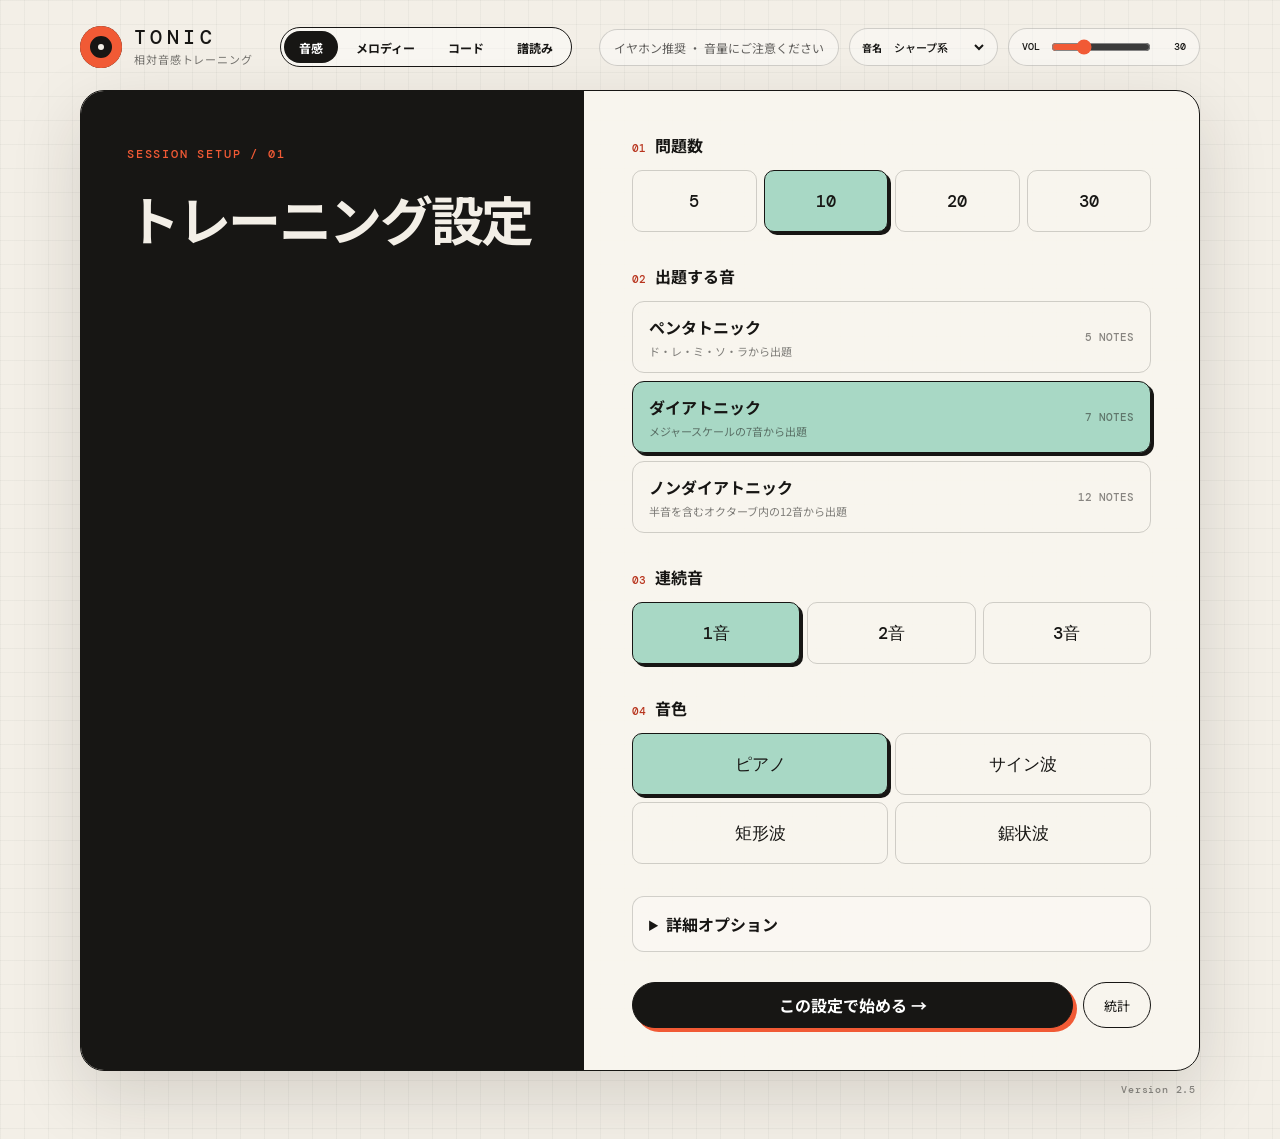
<file: index.html>
<!doctype html>
<html lang="ja">
<head>
  <meta charset="UTF-8" />
  <meta name="viewport" content="width=device-width, initial-scale=1.0" />
  <meta name="theme-color" content="#11100f" />
  <title>TONIC — 相対音感トレーニング</title>
  <link rel="stylesheet" href="styles.css?v=20261029-1">
</head>
<body>
  <div class="shell">
    <header>
      <div class="brand">
        <span class="brand-mark" aria-hidden="true"></span>
        <div>
          <p class="brand-name">TONIC</p>
          <p class="brand-sub">相対音感トレーニング</p>
        </div>
      </div>
      <nav class="training-menu" aria-label="トレーニングメニュー">
        <button class="training-menu-button is-active" type="button" data-training-view="ear" aria-current="page">音感</button>
        <button class="training-menu-button" type="button" data-training-view="melody">メロディー</button>
        <button class="training-menu-button" type="button" data-training-view="chord">コード</button>
        <a class="training-menu-button training-menu-link" href="ScoreReadTraining/">譜読み</a>
      </nav>
      <div class="header-actions">
        <div class="header-help">イヤホン推奨 ・ 音量にご注意ください</div>
        <label class="notation-control" for="notationSelect">
          <span>音名</span>
          <select id="notationSelect" aria-label="音階の表記">
            <option value="sharp">シャープ系</option>
            <option value="flat">フラット系</option>
            <option value="chromaticSharp">クロマチック♯</option>
            <option value="chromaticFlat">クロマチック♭</option>
            <option value="noro">のろ用</option>
          </select>
        </label>
        <label class="volume-control" for="volumeSlider">
          <span>VOL</span>
          <input id="volumeSlider" type="range" min="0" max="100" value="30" aria-label="音量">
          <output id="volumeValue" for="volumeSlider">30</output>
        </label>
      </div>
    </header>

    <main id="game">
      <section class="setup-screen" id="setupScreen" aria-labelledby="setupTitle">
        <div class="setup-intro">
          <div>
            <span class="setup-number">SESSION SETUP / 01</span>
            <h1 id="setupTitle">トレーニング設定</h1>
            <p class="setup-note"></p>
          </div>
        </div>

        <div class="setup-form-wrap">
          <form class="setup-form" id="settingsForm">
            <fieldset class="setting-group">
              <legend><span class="setting-index">01</span>問題数</legend>
              <div class="count-options">
                <div class="option count-option"><input type="radio" name="questionCount" id="count5" value="5"><label for="count5">5</label></div>
                <div class="option count-option"><input type="radio" name="questionCount" id="count10" value="10" checked><label for="count10">10</label></div>
                <div class="option count-option"><input type="radio" name="questionCount" id="count20" value="20"><label for="count20">20</label></div>
                <div class="option count-option"><input type="radio" name="questionCount" id="count30" value="30"><label for="count30">30</label></div>
              </div>
            </fieldset>

            <fieldset class="setting-group">
              <legend><span class="setting-index">02</span>出題する音</legend>
              <div class="mode-options">
                <div class="option mode-option">
                  <input type="radio" name="noteMode" id="modePenta" value="pentatonic">
                  <label for="modePenta"><span><span class="mode-name">ペンタトニック</span><span class="mode-description">ド・レ・ミ・ソ・ラから出題</span></span><span class="mode-count">5 NOTES</span></label>
                </div>
                <div class="option mode-option">
                  <input type="radio" name="noteMode" id="modeDiatonic" value="diatonic" checked>
                  <label for="modeDiatonic"><span><span class="mode-name">ダイアトニック</span><span class="mode-description">メジャースケールの7音から出題</span></span><span class="mode-count">7 NOTES</span></label>
                </div>
                <div class="option mode-option">
                  <input type="radio" name="noteMode" id="modeChromatic" value="chromatic">
                  <label for="modeChromatic"><span><span class="mode-name">ノンダイアトニック</span><span class="mode-description">半音を含むオクターブ内の12音から出題</span></span><span class="mode-count">12 NOTES</span></label>
                </div>
              </div>
            </fieldset>

            <fieldset class="setting-group">
              <legend><span class="setting-index">03</span>連続音</legend>
              <div class="count-options sequence-options">
                <div class="option count-option"><input type="radio" name="sequenceLength" id="sequence1" value="1" checked><label for="sequence1">1音</label></div>
                <div class="option count-option"><input type="radio" name="sequenceLength" id="sequence2" value="2"><label for="sequence2">2音</label></div>
                <div class="option count-option"><input type="radio" name="sequenceLength" id="sequence3" value="3"><label for="sequence3">3音</label></div>
              </div>
              <label class="sequence-speed-control" id="questionSpeedControl" for="questionNoteSpeed" hidden>
                <span>1音</span>
                <input type="range" name="questionNoteSpeed" id="questionNoteSpeed" min="0.25" max="1" step="0.05" value="0.5">
                <output id="questionNoteSpeedValue" for="questionNoteSpeed">0.50秒</output>
              </label>
              <div class="interval-filter" id="twoNoteIntervalOptions" hidden>
                <p>2音の音程差</p>
                <div class="interval-options">
                  <label><input type="checkbox" name="twoNoteInterval" value="second" checked><span>2度（長・短）</span></label>
                  <label><input type="checkbox" name="twoNoteInterval" value="third" checked><span>3度（長・短）</span></label>
                  <label><input type="checkbox" name="twoNoteInterval" value="fourth" checked><span>4度（完全・増）</span></label>
                  <label><input type="checkbox" name="twoNoteInterval" value="fifth" checked><span>5度（完全・減）</span></label>
                  <label><input type="checkbox" name="twoNoteInterval" value="sixth" checked><span>6度（長・短）</span></label>
                  <label><input type="checkbox" name="twoNoteInterval" value="seventh" checked><span>7度（長・短）</span></label>
                </div>
              </div>
            </fieldset>

            <fieldset class="setting-group">
              <legend><span class="setting-index">04</span>音色</legend>
              <div class="count-options timbre-options">
                <div class="option count-option"><input type="radio" name="timbre" id="timbrePiano" value="piano" checked><label for="timbrePiano">ピアノ</label></div>
                <div class="option count-option"><input type="radio" name="timbre" id="timbreSine" value="sine"><label for="timbreSine">サイン波</label></div>
                <div class="option count-option"><input type="radio" name="timbre" id="timbreSquare" value="square"><label for="timbreSquare">矩形波</label></div>
                <div class="option count-option"><input type="radio" name="timbre" id="timbreSawtooth" value="sawtooth"><label for="timbreSawtooth">鋸状波</label></div>
              </div>
            </fieldset>

            <details class="advanced-options">
              <summary>詳細オプション</summary>
              <div class="advanced-content">
                <fieldset class="setting-group">
                  <legend>出題モード</legend>
                  <div class="advanced-mode-options">
                    <label class="advanced-select-row"><span>同じ調を連続</span><select name="keyRepeatCount" id="keyRepeatCount"></select></label>
                    <label class="advanced-select-row" id="fixedKeyChoiceRow" hidden><span>使用する調</span><select name="fixedKeyChoice" id="fixedKeyChoice"></select></label>
                    <label class="advanced-toggle"><input type="checkbox" name="answerSecondOnly" id="answerSecondOnly" value="1" disabled><span>2音目のみ回答</span></label>
                    <label class="advanced-toggle"><input type="checkbox" name="preQuestionReference" value="1"><span>ド基準フレーズ前半を出題前に再生</span></label>
                  </div>
                </fieldset>

                <fieldset class="setting-group">
                  <legend>最初に聴くコード進行</legend>
                  <label class="advanced-select-row progression-select-row">
                    <span>進行</span>
                    <select name="chordProgression" id="chordProgression"></select>
                  </label>
                </fieldset>

                <fieldset class="setting-group">
                  <legend>除外する音</legend>
                  <div class="exclude-grid">
                    <div class="exclude-option"><input type="checkbox" name="excludeNote" id="exclude0" value="0"><label for="exclude0" data-note-interval="0">ド</label></div>
                    <div class="exclude-option"><input type="checkbox" name="excludeNote" id="exclude1" value="1"><label for="exclude1" data-note-interval="1">ド♯</label></div>
                    <div class="exclude-option"><input type="checkbox" name="excludeNote" id="exclude2" value="2"><label for="exclude2" data-note-interval="2">レ</label></div>
                    <div class="exclude-option"><input type="checkbox" name="excludeNote" id="exclude3" value="3"><label for="exclude3" data-note-interval="3">レ♯</label></div>
                    <div class="exclude-option"><input type="checkbox" name="excludeNote" id="exclude4" value="4"><label for="exclude4" data-note-interval="4">ミ</label></div>
                    <div class="exclude-option"><input type="checkbox" name="excludeNote" id="exclude5" value="5"><label for="exclude5" data-note-interval="5">ファ</label></div>
                    <div class="exclude-option"><input type="checkbox" name="excludeNote" id="exclude6" value="6"><label for="exclude6" data-note-interval="6">ファ♯</label></div>
                    <div class="exclude-option"><input type="checkbox" name="excludeNote" id="exclude7" value="7"><label for="exclude7" data-note-interval="7">ソ</label></div>
                    <div class="exclude-option"><input type="checkbox" name="excludeNote" id="exclude8" value="8"><label for="exclude8" data-note-interval="8">ソ♯</label></div>
                    <div class="exclude-option"><input type="checkbox" name="excludeNote" id="exclude9" value="9"><label for="exclude9" data-note-interval="9">ラ</label></div>
                    <div class="exclude-option"><input type="checkbox" name="excludeNote" id="exclude10" value="10"><label for="exclude10" data-note-interval="10">ラ♯</label></div>
                    <div class="exclude-option"><input type="checkbox" name="excludeNote" id="exclude11" value="11"><label for="exclude11" data-note-interval="11">シ</label></div>
                  </div>
                </fieldset>

                <fieldset class="setting-group">
                  <legend>出題音域</legend>
                  <div class="range-controls">
                    <label class="range-row" for="rangeMin"><span>最低音</span><input type="range" name="rangeMin" id="rangeMin" min="36" max="83" value="36"><output id="rangeMinValue" for="rangeMin">C2</output></label>
                    <label class="range-row" for="rangeMax"><span>最高音</span><input type="range" name="rangeMax" id="rangeMax" min="48" max="95" value="95"><output id="rangeMaxValue" for="rangeMax">B6</output></label>
                  </div>
                </fieldset>
              </div>
            </details>

            <div class="setup-actions">
              <button class="primary setup-submit" type="submit">この設定で始める →</button>
              <button class="secondary" id="statisticsButton" type="button">統計</button>
            </div>
          </form>

          <div class="result-panel" id="resultPanel" hidden>
            <p class="result-kicker">SESSION COMPLETE</p>
            <p class="result-score"><span id="resultScore">0</span><small>%</small></p>
            <p class="result-caption" id="resultCaption"></p>
            <div class="analysis-content" id="sessionStatsContent"></div>
            <div class="result-actions">
              <button class="primary" id="retryButton" type="button">同じ設定でもう一度</button>
              <button class="secondary" id="settingsButton" type="button">設定を変える</button>
              <button class="secondary" id="resultStatsButton" type="button">統計</button>
            </div>
          </div>

          <div class="stats-panel" id="statsPanel" hidden>
            <div class="analysis-content" id="lifetimeStatsContent"></div>
            <div class="stats-actions">
              <button class="secondary stats-back" id="statsBackButton" type="button">← 戻る</button>
              <button class="secondary stats-reset" id="statsResetButton" type="button">統計をリセット</button>
            </div>
          </div>
        </div>
      </section>

      <div class="topbar">
        <div class="phase-label"><button class="home-button" id="homeButton" type="button">← ホーム</button><span class="live-dot"></span><span id="phaseText">準備完了</span></div>
        <div class="stat">
          <span class="stat-label">Score</span>
          <span class="stat-value"><span id="score">0</span>/<span id="attempts">0</span></span>
        </div>
        <div class="stat">
          <span class="stat-label">Streak</span>
          <span class="stat-value" id="streak">0</span>
        </div>
        <div class="stat">
          <span class="stat-label">Accuracy</span>
          <span class="stat-value" id="accuracy">—</span>
        </div>
      </div>

      <section class="stage">
        <div class="prompt-area">
          <div>
            <p class="eyebrow" id="roundLabel">Ear training / ready</p>
            <h1 id="headline">問題の音を聴いてください</h1>
            <p class="status-copy" id="statusCopy"></p>
          </div>
          <div class="transport">
            <button class="primary" id="nextButton" type="button" disabled>再生中…</button>
            <button class="secondary" id="replayButton" type="button" aria-label="もう一度聴く" title="もう一度聴く" disabled>↻</button>
            <button class="secondary reset-input-button" id="clearAnswerButton" type="button" disabled hidden>入力をやり直す</button>
            <button class="secondary reference-pattern-button" id="referencePatternButton" type="button" hidden>ド基準フレーズ</button>
            <label class="reference-speed-control" id="referenceSpeedControl" for="referenceSpeed" hidden>
              <span>1音</span>
              <input id="referenceSpeed" type="range" min="0.25" max="1" step="0.05" value="0.5">
              <output id="referenceSpeedValue" for="referenceSpeed">0.50秒</output>
            </label>
          </div>
        </div>

        <aside class="sequence-panel" aria-label="再生シーケンス">
          <p class="sequence-title">LISTENING FLOW</p>
          <ol class="sequence-list">
            <li class="sequence-step" data-sequence="0"><span class="step-number">01</span><span id="foundationStepLabel">I–IV–V–I</span></li>
            <li class="sequence-step" data-sequence="1"><span class="step-number">02</span><span>問題の音</span></li>
            <li class="sequence-step" data-sequence="2"><span class="step-number">03</span><span>鍵盤で回答</span></li>
          </ol>
        </aside>
      </section>

      <section class="keyboard-wrap" aria-labelledby="keyboardTitle">
        <div class="keyboard-labels">
          <p class="keyboard-title" id="keyboardTitle">音名を選ぶ</p>
          <p class="keyboard-hint">KEYS 1—7</p>
        </div>
        <div class="keyboard" id="keyboard" role="group" aria-label="回答用の音階鍵盤"></div>
        <div class="feedback" id="feedback" aria-live="polite">
          <div><span class="feedback-main" id="feedbackMain"></span><span class="feedback-detail" id="feedbackDetail"></span></div>
        </div>
      </section>
    </main>

    <main class="melody-trainer" id="melodyTrainer" hidden>
      <section class="melody-trainer-head">
        <div>
          <h1>メロディーを歌う</h1>
        </div>
        <div class="melody-options">
          <fieldset class="melody-option-group">
            <legend>音域</legend>
            <div class="melody-radio-row melody-range-options">
              <label><input type="radio" name="melodyRange" value="cgc2" checked><span>ド～ソ～ド（2セグ）</span></label>
              <label><input type="radio" name="melodyRange" value="gcg2"><span>ソ～ド～ソ（2セグ）</span></label>
              <label><input type="radio" name="melodyRange" value="cgcg3"><span>ド～ソ～ド～ソ（3セグ）</span></label>
              <label><input type="radio" name="melodyRange" value="gcgc3"><span>ソ～ド～ソ～ド（3セグ）</span></label>
            </div>
          </fieldset>
          <fieldset class="melody-option-group melody-loop-group">
            <legend>ループ</legend>
            <div class="melody-radio-row">
              <label><input type="radio" name="melodyLoops" value="1" checked><span>1</span></label>
              <label><input type="radio" name="melodyLoops" value="2"><span>2</span></label>
              <label><input type="radio" name="melodyLoops" value="4"><span>4</span></label>
            </div>
          </fieldset>
          <fieldset class="melody-option-group melody-fixed-group">
            <legend>固定</legend>
            <div class="melody-fixed-options">
              <label><span>コード進行</span><select id="melodyProgressionSelect"></select></label>
              <label><span>調</span><select id="melodyKeySelect"></select></label>
            </div>
          </fieldset>
        </div>
      </section>

      <section class="melody-score" aria-labelledby="melodyScoreTitle">
        <div class="melody-score-meta">
          <div><span>KEY</span><strong id="melodyKey">C</strong></div>
          <div><span>PROGRESSION</span><strong id="melodyProgressionName">—</strong></div>
        </div>
        <h2 class="sr-only" id="melodyScoreTitle">コードとメロディー</h2>
        <div class="melody-timeline-scroll">
          <div class="melody-timeline" id="melodyTimeline"></div>
        </div>
        <div class="melody-visualizer" id="melodyVisualizer" hidden>
          <canvas id="melodyVisualizerCanvas" aria-label="再生中のピアノロール"></canvas>
        </div>
      </section>

      <section class="melody-transport">
        <div class="melody-buttons">
          <button class="secondary" id="melodyChordsButton" type="button">コード進行</button>
          <button class="secondary" id="melodyFirstNoteButton" type="button">最初の1音</button>
          <button class="secondary" id="melodyReferenceButton" type="button">ド基準フレーズ</button>
          <button class="primary" id="melodyAnswerButton" type="button">答え合わせ</button>
          <button class="secondary melody-next-button" id="melodyNextButton" type="button">次へ →</button>
        </div>
        <div class="melody-speed-controls">
          <label for="melodyChordSpeed">
            <span>コード</span>
            <input id="melodyChordSpeed" type="range" min="0.5" max="2" step="0.1" value="1">
            <output id="melodyChordSpeedValue" for="melodyChordSpeed">1.0秒</output>
          </label>
          <label for="melodyReferenceSpeed">
            <span>ド基準</span>
            <input id="melodyReferenceSpeed" type="range" min="0.25" max="1" step="0.05" value="0.5">
            <output id="melodyReferenceSpeedValue" for="melodyReferenceSpeed">0.50秒</output>
          </label>
        </div>
      </section>
      <section class="melody-keyboard-wrap" aria-labelledby="melodyKeyboardTitle">
        <div class="keyboard-labels">
          <p class="keyboard-title" id="melodyKeyboardTitle">鍵盤</p>
          <p class="keyboard-hint">CLICK / TAP</p>
        </div>
        <div class="keyboard chromatic melody-keyboard" id="melodyKeyboard" role="group" aria-label="試奏用の音階鍵盤"></div>
      </section>
    </main>

    <main class="chord-typing" id="chordTypingGame" hidden>
      <section class="chord-typing-setup" id="chordTypingSetup">
        <div class="chord-typing-intro">
          <span class="setup-number">CHORD TYPING</span>
          <h1>コードタイピング</h1>
        </div>
        <form class="chord-typing-form" id="chordTypingForm">
          <fieldset class="setting-group">
            <legend><span class="setting-index">01</span>問題数</legend>
            <div class="count-options">
              <div class="option count-option"><input type="radio" name="chordQuestionCount" id="chordCount5" value="5"><label for="chordCount5">5</label></div>
              <div class="option count-option"><input type="radio" name="chordQuestionCount" id="chordCount10" value="10" checked><label for="chordCount10">10</label></div>
              <div class="option count-option"><input type="radio" name="chordQuestionCount" id="chordCount20" value="20"><label for="chordCount20">20</label></div>
              <div class="option count-option"><input type="radio" name="chordQuestionCount" id="chordCount30" value="30"><label for="chordCount30">30</label></div>
            </div>
          </fieldset>
          <fieldset class="setting-group">
            <legend><span class="setting-index">02</span>コード</legend>
            <div class="chord-mode-options">
              <label><input type="radio" name="chordTypingMode" value="triad" checked><span>3和音</span></label>
              <label><input type="radio" name="chordTypingMode" value="seventh"><span>4和音</span></label>
              <label><input type="radio" name="chordTypingMode" value="other"><span>その他</span></label>
              <label><input type="radio" name="chordTypingMode" value="tension"><span>テンション</span></label>
              <label><input type="radio" name="chordTypingMode" value="all"><span>すべて</span></label>
            </div>
          </fieldset>
          <fieldset class="setting-group">
            <legend><span class="setting-index">03</span>入力</legend>
            <div class="chord-mode-options chord-input-mode-options">
              <label><input type="radio" name="chordInputMode" value="solfege" checked><span>do re mi</span></label>
              <label><input type="radio" name="chordInputMode" value="letter"><span>C D E</span></label>
            </div>
          </fieldset>
          <fieldset class="setting-group">
            <legend><span class="setting-index">04</span>構成音</legend>
            <div class="chord-mode-options chord-input-mode-options">
              <label><input type="radio" name="chordToneDisplay" value="hidden" checked><span>表示しない</span></label>
              <label><input type="radio" name="chordToneDisplay" value="shown"><span>表示する</span></label>
            </div>
          </fieldset>
          <button class="primary" type="submit">始める →</button>
        </form>
      </section>

      <section class="chord-typing-play" id="chordTypingPlay" hidden>
        <div class="chord-typing-topbar">
          <button class="home-button" id="chordTypingHomeButton" type="button">← ホーム</button>
          <span><strong id="chordTypingRound">1</strong>/<span id="chordTypingTotal">10</span></span>
          <span>正解 <strong id="chordTypingScore">0</strong></span>
        </div>
        <div class="chord-typing-stage" id="chordTypingStage">
          <p class="eyebrow">CHORD</p>
          <h1 class="chord-typing-symbol" id="chordTypingSymbol">CM7</h1>
          <p class="chord-typing-tones" id="chordTypingTones" hidden></p>
          <div class="chord-typing-entry" id="chordTypingEntry" aria-live="polite"></div>
          <div class="chord-typing-buffer"><span id="chordTypingBuffer"></span><i></i></div>
          <input class="chord-typing-capture" id="chordTypingCapture" type="text" inputmode="latin" autocomplete="off" autocapitalize="off" spellcheck="false" aria-label="音名をローマ字で入力">
          <p class="chord-typing-feedback" id="chordTypingFeedback" aria-live="polite"></p>
          <div class="chord-typing-actions">
            <button class="secondary" id="chordTypingClearButton" type="button">入力を消す</button>
            <button class="primary" id="chordTypingNextButton" type="button" hidden>次へ →</button>
          </div>
        </div>
        <div class="chord-typing-guide" id="chordTypingSolfegeGuide" aria-label="入力する音名">
          <span>do</span><span>di</span><span>re</span><span>me</span><span>mi</span><span>fa</span>
          <span>fi</span><span>so</span><span>swi</span><span>ra</span><span>ri</span><span>si / shi</span>
        </div>
        <div class="chord-typing-guide chord-letter-guide" id="chordTypingLetterGuide" aria-label="英語音名の入力方法" hidden>
          <span>C</span><span>D</span><span>E</span><span>F</span><span>G</span><span>A</span><span>B</span>
          <span>Shift + 音 = ♯</span><span>Ctrl + 音 = ♭</span><span>Space = 確定</span>
        </div>
      </section>
    </main>
    <footer class="site-version">Version 2.5</footer>
    <p class="sr-only" id="liveRegion" aria-live="assertive"></p>
  </div>

  <script src="https://gleitz.github.io/midi-js-soundfonts/FluidR3_GM/acoustic_grand_piano-mp3.js"></script>
  <script src="app.js?v=20260926-4"></script>
</body>
</html>
</file>
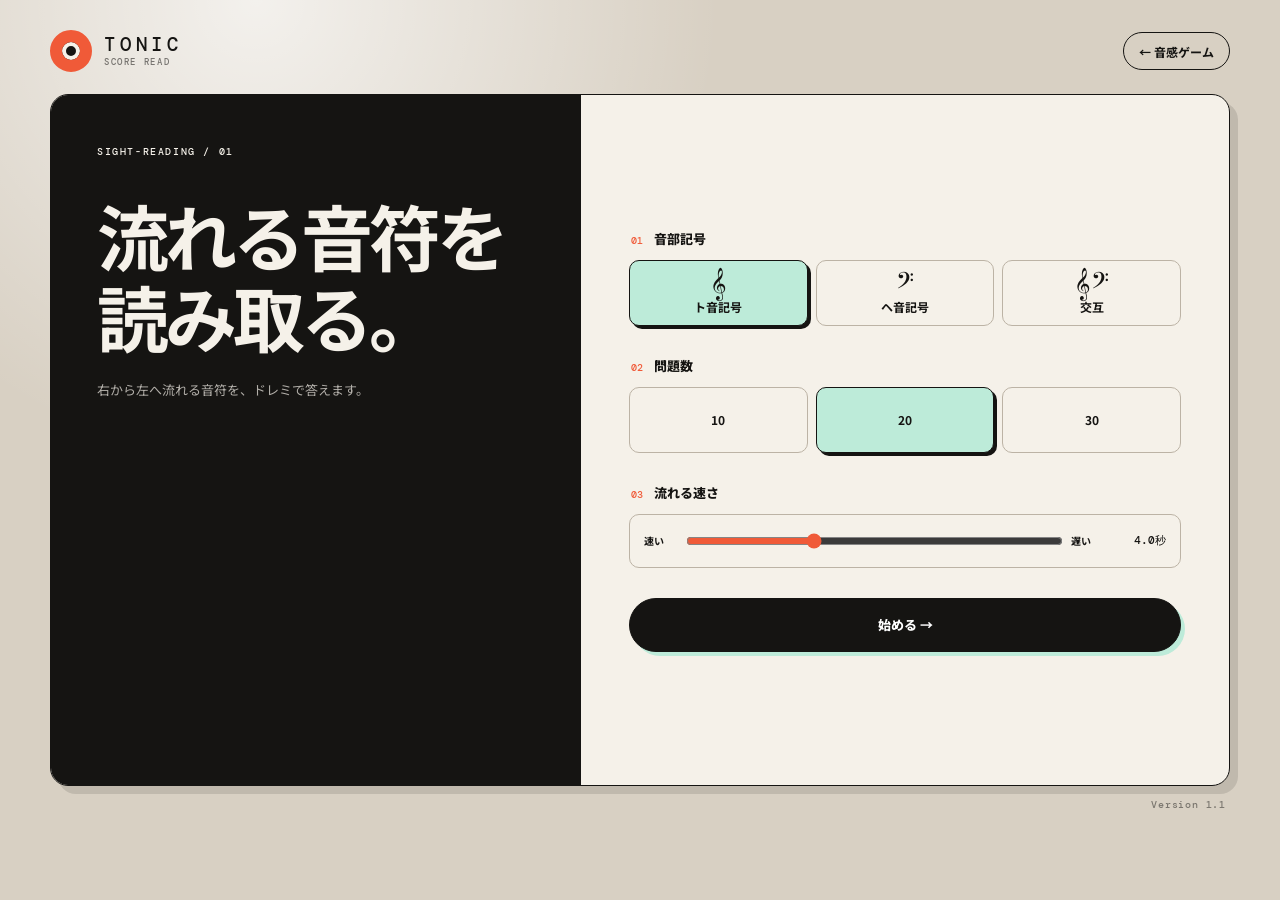
<file: ScoreReadTraining/index.html>
<!doctype html>
<html lang="ja">
<head>
  <meta charset="UTF-8">
  <meta name="viewport" content="width=device-width, initial-scale=1.0">
  <meta name="theme-color" content="#151412">
  <title>TONIC — 譜読みトレーニング</title>
  <link rel="stylesheet" href="styles.css?v=20261029-2">
</head>
<body>
  <div class="shell">
    <header class="site-header">
      <a class="brand" href="../" aria-label="相対音感トレーニングへ戻る">
        <span class="brand-mark" aria-hidden="true"></span>
        <span><strong>TONIC</strong><small>SCORE READ</small></span>
      </a>
      <a class="back-link" href="../">← 音感ゲーム</a>
    </header>

    <main>
      <section class="setup-panel" id="setupPanel">
        <div class="setup-copy">
          <p class="eyebrow">SIGHT-READING / 01</p>
          <h1>流れる音符を<br>読み取る。</h1>
          <p>右から左へ流れる音符を、ドレミで答えます。</p>
        </div>
        <form class="setup-form" id="setupForm">
          <fieldset>
            <legend><span>01</span>音部記号</legend>
            <div class="choice-grid clef-choices">
              <label><input type="radio" name="clefMode" value="treble" checked><span><b>𝄞</b>ト音記号</span></label>
              <label><input type="radio" name="clefMode" value="bass"><span><b>𝄢</b>ヘ音記号</span></label>
              <label><input type="radio" name="clefMode" value="alternate"><span><b>𝄞𝄢</b>交互</span></label>
            </div>
          </fieldset>

          <fieldset>
            <legend><span>02</span>問題数</legend>
            <div class="choice-grid count-choices">
              <label><input type="radio" name="questionCount" value="10"><span>10</span></label>
              <label><input type="radio" name="questionCount" value="20" checked><span>20</span></label>
              <label><input type="radio" name="questionCount" value="30"><span>30</span></label>
            </div>
          </fieldset>

          <fieldset>
            <legend><span>03</span>流れる速さ</legend>
            <label class="speed-control" for="flowSeconds">
              <span>速い</span>
              <input id="flowSeconds" name="flowSeconds" type="range" min="2" max="8" step="0.5" value="4">
              <span>遅い</span>
              <output id="flowSecondsValue" for="flowSeconds">4.0秒</output>
            </label>
          </fieldset>

          <button class="primary-button" type="submit">始める →</button>
        </form>
      </section>

      <section class="game-panel" id="gamePanel" hidden>
        <div class="game-topbar">
          <button class="home-button" id="homeButton" type="button">← ホーム</button>
          <div><span>QUESTION</span><strong><i id="roundValue">1</i>/<i id="totalValue">20</i></strong></div>
          <div><span>SCORE</span><strong id="scoreValue">0</strong></div>
          <div><span>ACCURACY</span><strong id="accuracyValue">—</strong></div>
        </div>

        <div class="staff-wrap" id="staffWrap">
          <svg class="staff" id="staff" viewBox="0 0 1000 440" role="img" aria-labelledby="staffTitle staffDescription">
            <title id="staffTitle">譜読み問題</title>
            <desc id="staffDescription">右から左へ音符が流れます</desc>
            <rect class="staff-paper" width="1000" height="440" rx="20"></rect>
            <g class="staff-lines" aria-hidden="true">
              <line x1="35" y1="160" x2="970" y2="160"></line>
              <line x1="35" y1="190" x2="970" y2="190"></line>
              <line x1="35" y1="220" x2="970" y2="220"></line>
              <line x1="35" y1="250" x2="970" y2="250"></line>
              <line x1="35" y1="280" x2="970" y2="280"></line>
            </g>
            <line class="answer-line" x1="205" y1="25" x2="205" y2="415" aria-hidden="true"></line>
            <text class="clef-symbol" id="clefSymbol" x="62" y="272" aria-hidden="true">𝄞</text>
            <g id="ledgerLines" aria-hidden="true"></g>
            <g class="note" id="noteGroup" aria-hidden="true">
              <ellipse id="noteHead" cx="0" cy="160" rx="16" ry="12" transform="rotate(-18 0 160)"></ellipse>
              <line id="noteStem" x1="14" y1="158" x2="14" y2="92"></line>
            </g>
          </svg>
          <div class="flow-progress" aria-hidden="true"><i id="flowProgress"></i></div>
          <p class="feedback" id="feedback" aria-live="assertive"></p>
        </div>

        <div class="answer-area">
          <p>音名を選ぶ</p>
          <div class="answer-buttons" id="answerButtons" role="group" aria-label="音名を選ぶ">
            <button type="button" data-degree="0"><kbd>Z</kbd><span>ド</span></button>
            <button type="button" data-degree="1"><kbd>X</kbd><span>レ</span></button>
            <button type="button" data-degree="2"><kbd>C</kbd><span>ミ</span></button>
            <button type="button" data-degree="3"><kbd>V</kbd><span>ファ</span></button>
            <button type="button" data-degree="4"><kbd>B</kbd><span>ソ</span></button>
            <button type="button" data-degree="5"><kbd>N</kbd><span>ラ</span></button>
            <button type="button" data-degree="6"><kbd>M</kbd><span>シ</span></button>
          </div>
        </div>
      </section>

      <section class="result-panel" id="resultPanel" hidden>
        <p class="eyebrow">RESULT</p>
        <p class="result-score"><strong id="resultPercent">0</strong><span>%</span></p>
        <h1 id="resultTitle">終了</h1>
        <p id="resultDetail"></p>
        <div class="result-actions">
          <button class="primary-button" id="retryButton" type="button">同じ設定でもう一度</button>
          <button class="secondary-button" id="settingsButton" type="button">設定を変える</button>
        </div>
      </section>
    </main>

    <footer>Version 1.1</footer>
  </div>
  <script src="app.js?v=20261029-2"></script>
</body>
</html>
</file>
<file: styles.css>
@import url('https://fonts.googleapis.com/css2?family=DM+Mono:wght@400;500&family=Noto+Sans+JP:wght@400;500;600;700&display=swap');

:root {
  --ink: #171614;
  --paper: #f3efe7;
  --paper-deep: #e7dfd2;
  --orange: #f15a35;
  --orange-dark: #b8341d;
  --mint: #a8d8c5;
  --red: #db3d32;
  --line: rgba(23, 22, 20, 0.18);
  --shadow: 0 24px 70px rgba(34, 29, 22, 0.15);
}

* { box-sizing: border-box; }
[hidden] { display: none !important; }

html { min-height: 100%; }

body {
  min-height: 100vh;
  margin: 0;
  color: var(--ink);
  background:
    linear-gradient(rgba(23, 22, 20, 0.035) 1px, transparent 1px),
    linear-gradient(90deg, rgba(23, 22, 20, 0.035) 1px, transparent 1px),
    var(--paper);
  background-size: 24px 24px;
  font-family: "Noto Sans JP", system-ui, sans-serif;
  -webkit-font-smoothing: antialiased;
}

button { font: inherit; }

.shell {
  width: min(1120px, calc(100% - 32px));
  margin: 0 auto;
  padding: 26px 0 44px;
}

header {
  display: flex;
  align-items: center;
  justify-content: space-between;
  gap: 24px;
  margin-bottom: 22px;
}

.brand {
  display: flex;
  align-items: center;
  gap: 12px;
}

.brand-mark {
  position: relative;
  width: 42px;
  height: 42px;
  border-radius: 50%;
  background: var(--ink);
  box-shadow: inset 0 0 0 10px var(--orange);
}

.brand-mark::after {
  content: "";
  position: absolute;
  inset: 18px;
  border-radius: 50%;
  background: var(--paper);
}

.brand-name {
  margin: 0;
  font: 500 20px/1 "DM Mono", monospace;
  letter-spacing: 0.22em;
}

.brand-sub {
  margin: 4px 0 0;
  color: rgba(23, 22, 20, 0.58);
  font-size: 11px;
  letter-spacing: 0.08em;
}

.header-help {
  border: 1px solid var(--line);
  border-radius: 999px;
  padding: 9px 14px;
  background: rgba(255, 255, 255, 0.4);
  color: rgba(23, 22, 20, 0.68);
  font-size: 12px;
}

.header-actions { display: flex; align-items: center; gap: 10px; }

.notation-control {
  display: flex;
  align-items: center;
  gap: 8px;
  min-height: 38px;
  padding: 0 10px 0 12px;
  border: 1px solid var(--line);
  border-radius: 999px;
  background: rgba(255, 255, 255, 0.4);
  font-size: 10px;
  font-weight: 700;
}

.notation-control select {
  max-width: 122px;
  border: 0;
  background: transparent;
  color: var(--ink);
  font: 500 11px/1 "Noto Sans JP", sans-serif;
  cursor: pointer;
}

.training-menu {
  display: flex;
  gap: 3px;
  padding: 3px;
  border: 1px solid var(--ink);
  border-radius: 999px;
  background: rgba(255, 255, 255, 0.42);
}

.training-menu-button {
  min-height: 32px;
  padding: 0 15px;
  border: 0;
  border-radius: 999px;
  background: transparent;
  color: var(--ink);
  cursor: pointer;
  font-size: 12px;
  font-weight: 700;
}

.training-menu-button.is-active {
  background: var(--ink);
  color: #fff;
}
.training-menu-link { display: grid; place-items: center; text-decoration: none; }

.volume-control {
  display: flex;
  align-items: center;
  gap: 9px;
  min-height: 38px;
  padding: 0 13px;
  border: 1px solid var(--line);
  border-radius: 999px;
  background: rgba(255, 255, 255, 0.4);
  font: 500 10px/1 "DM Mono", monospace;
}

.volume-control input {
  width: 100px;
  accent-color: var(--orange);
  cursor: pointer;
}

.volume-control output { min-width: 24px; text-align: right; }

main {
  overflow: hidden;
  border: 1px solid var(--ink);
  border-radius: 24px;
  background: rgba(249, 246, 239, 0.94);
  box-shadow: var(--shadow);
}

#game:not(.game-ready) > :not(.setup-screen) { display: none; }
#game.game-ready > .setup-screen { display: none; }

.setup-screen {
  display: grid;
  grid-template-columns: minmax(0, 0.9fr) minmax(440px, 1.1fr);
  min-height: 620px;
}

.setup-intro {
  display: flex;
  flex-direction: column;
  justify-content: space-between;
  padding: 48px 46px;
  border-right: 1px solid var(--ink);
  background: var(--ink);
  color: var(--paper);
}

.setup-number {
  color: var(--orange);
  font: 500 12px/1 "DM Mono", monospace;
  letter-spacing: 0.15em;
}

.setup-intro h1 { margin-top: 24px; }

.setup-note {
  max-width: 340px;
  margin: 28px 0 0;
  color: rgba(243, 239, 231, 0.62);
  font-size: 13px;
  line-height: 1.9;
}

.setup-note:empty,
.status-copy:empty { display: none; }

.setup-form-wrap {
  display: flex;
  align-items: center;
  padding: 42px 48px;
}

.setup-form { width: 100%; }

.setting-group {
  margin: 0 0 32px;
  padding: 0;
  border: 0;
}

.advanced-options {
  margin: 0 0 30px;
  border: 1px solid var(--line);
  border-radius: 12px;
  background: rgba(255, 255, 255, 0.25);
}

.advanced-options summary {
  padding: 15px 16px;
  cursor: pointer;
  font-weight: 700;
}

.advanced-content { padding: 3px 16px 18px; }
.advanced-content .setting-group:last-child { margin-bottom: 0; }

.advanced-mode-options { display: grid; gap: 7px; }
.advanced-toggle { display: flex; align-items: center; gap: 10px; min-height: 44px; padding: 0 12px; border: 1px solid var(--line); border-radius: 9px; cursor: pointer; font-size: 12px; }
.advanced-toggle:has(input:checked) { border-color: var(--ink); background: var(--mint); }
.advanced-toggle:has(input:disabled) { cursor: not-allowed; opacity: 0.4; }
.advanced-toggle input { width: 17px; height: 17px; accent-color: var(--orange); }
.advanced-select-row { display: grid; grid-template-columns: 1fr minmax(120px, auto); align-items: center; gap: 12px; min-height: 44px; padding: 0 12px; border: 1px solid var(--line); border-radius: 9px; font-size: 12px; }
.advanced-select-row[hidden] { display: none; }
.advanced-select-row select { min-height: 32px; padding: 0 28px 0 9px; border: 1px solid var(--line); border-radius: 7px; background: var(--paper); color: var(--ink); font-size: 12px; }
.progression-select-row { grid-template-columns: 46px minmax(0, 1fr); }
.progression-select-row select { width: 100%; min-width: 0; }

.exclude-grid {
  display: grid;
  grid-template-columns: repeat(6, 1fr);
  gap: 6px;
}

.exclude-option { position: relative; }
.exclude-option input { position: absolute; width: 1px; height: 1px; opacity: 0; }
.exclude-option label {
  display: grid;
  min-height: 42px;
  place-items: center;
  border: 1px solid var(--line);
  border-radius: 8px;
  cursor: pointer;
  font-size: 12px;
}
.exclude-option input:checked + label { border-color: var(--red); background: rgba(219, 61, 50, 0.12); color: var(--red); text-decoration: line-through; }
.exclude-option input:disabled + label { cursor: not-allowed; opacity: 0.28; }
.exclude-option input:focus-visible + label { outline: 3px solid var(--mint); outline-offset: 2px; }

.range-controls { display: grid; gap: 15px; }
.range-row { display: grid; grid-template-columns: 42px minmax(100px, 1fr) 35px; align-items: center; gap: 10px; font-size: 12px; }
.range-row input { width: 100%; accent-color: var(--orange); cursor: pointer; }
.range-row output { text-align: right; font: 500 11px/1 "DM Mono", monospace; }

.setting-group legend {
  width: 100%;
  margin-bottom: 13px;
  padding: 0;
  font-weight: 700;
}

.setting-index {
  margin-right: 9px;
  color: var(--orange-dark);
  font: 500 11px/1 "DM Mono", monospace;
}

.count-options {
  display: grid;
  grid-template-columns: repeat(4, 1fr);
  gap: 7px;
}

.sequence-options { grid-template-columns: repeat(3, 1fr); }
.timbre-options { grid-template-columns: repeat(2, 1fr); }

.sequence-speed-control {
  display: grid;
  grid-template-columns: 42px minmax(100px, 1fr) 52px;
  align-items: center;
  gap: 10px;
  margin-top: 14px;
  padding: 12px 14px;
  border: 1px solid var(--line);
  border-radius: 9px;
  font-size: 12px;
}
.sequence-speed-control input { width: 100%; accent-color: var(--orange); cursor: pointer; }
.sequence-speed-control output { text-align: right; font: 500 11px/1 "DM Mono", monospace; }

.interval-filter {
  margin-top: 14px;
  padding: 14px;
  border: 1px solid var(--line);
  border-radius: 10px;
  background: rgba(255, 255, 255, 0.28);
}

.interval-filter p { margin: 0 0 10px; font-size: 12px; font-weight: 700; }
.interval-options { display: grid; grid-template-columns: repeat(3, 1fr); gap: 6px; }
.interval-options label { position: relative; cursor: pointer; }
.interval-options input { position: absolute; width: 1px; height: 1px; opacity: 0; }
.interval-options span {
  display: grid;
  min-height: 38px;
  padding: 5px 8px;
  place-items: center;
  border: 1px solid var(--line);
  border-radius: 8px;
  font-size: 11px;
  font-weight: 600;
  text-align: center;
}
.interval-options input:checked + span { border-color: var(--ink); background: var(--mint); box-shadow: 2px 2px 0 var(--ink); }
.interval-options input:focus-visible + span { outline: 3px solid var(--mint); outline-offset: 2px; }

.mode-options { display: grid; gap: 8px; }

.option { position: relative; }
.option input {
  position: absolute;
  width: 1px;
  height: 1px;
  opacity: 0;
}

.count-option label,
.mode-option label {
  display: flex;
  border: 1px solid var(--line);
  cursor: pointer;
  transition: border-color 140ms ease, background 140ms ease, transform 140ms ease;
}

.count-option label {
  min-height: 62px;
  align-items: center;
  justify-content: center;
  border-radius: 10px;
  font: 500 17px/1 "DM Mono", monospace;
}

.mode-option label {
  align-items: center;
  justify-content: space-between;
  gap: 15px;
  min-height: 70px;
  padding: 13px 16px;
  border-radius: 12px;
}

.option label:hover { border-color: var(--ink); transform: translateY(-1px); }
.option input:focus-visible + label { outline: 3px solid var(--mint); outline-offset: 2px; }
.option input:checked + label { border-color: var(--ink); background: var(--mint); box-shadow: 3px 3px 0 var(--ink); }

.mode-name { display: block; margin-bottom: 4px; font-weight: 700; }
.mode-description { display: block; color: rgba(23, 22, 20, 0.54); font-size: 11px; }
.mode-count { color: rgba(23, 22, 20, 0.5); font: 500 11px/1 "DM Mono", monospace; white-space: nowrap; }
.setup-submit { width: 100%; min-height: 52px; }

.setup-actions {
  display: grid;
  grid-template-columns: 1fr auto;
  gap: 10px;
}

.setup-actions .secondary { width: auto; padding: 0 20px; font-size: 13px; }

.result-panel { width: 100%; text-align: center; }
.result-kicker { color: var(--orange-dark); font: 500 11px/1 "DM Mono", monospace; letter-spacing: 0.16em; }
.result-score { margin: 22px 0 6px; font: 500 clamp(54px, 8vw, 84px)/1 "DM Mono", monospace; letter-spacing: -0.08em; }
.result-score small { margin-left: 5px; font-size: 0.35em; letter-spacing: 0; }
.result-caption { margin: 0 0 32px; color: rgba(23, 22, 20, 0.55); font-size: 13px; }
.result-actions { display: flex; flex-wrap: wrap; justify-content: center; gap: 10px; }
.result-actions .secondary { width: auto; padding: 0 18px; font-size: 13px; }

.stats-panel { width: 100%; }
.analysis-content { margin: 26px 0 30px; text-align: left; }
.stats-mode-tabs { display: grid; grid-template-columns: repeat(3, 1fr); gap: 7px; margin-bottom: 22px; }
.stats-mode-tab { min-height: 42px; border: 1px solid var(--line); border-radius: 9px; background: transparent; color: var(--ink); cursor: pointer; font-weight: 700; }
.stats-mode-tab:hover { border-color: var(--ink); }
.stats-mode-tab[aria-selected="true"] { border-color: var(--ink); background: var(--mint); box-shadow: 2px 2px 0 var(--ink); }
.stats-mode-tab:focus-visible { outline: 3px solid var(--mint); outline-offset: 2px; }
.analysis-overview { display: flex; justify-content: space-between; margin-bottom: 14px; font: 500 12px/1 "DM Mono", monospace; }
.analysis-metrics { display: grid; grid-template-columns: repeat(3, 1fr); gap: 8px; }
.analysis-metric { padding: 13px 10px; border: 1px solid var(--line); border-radius: 10px; background: rgba(255, 255, 255, 0.38); }
.analysis-metric-label { display: block; min-height: 2.5em; color: rgba(23, 22, 20, 0.55); font-size: 10px; line-height: 1.25; }
.analysis-metric-value { display: block; margin-top: 7px; font: 500 18px/1 "DM Mono", monospace; }
.analysis-section { margin-top: 25px; }
.analysis-section h3 { margin: 0 0 9px; font-size: 13px; }
.confusion-summary { margin: 0; padding: 13px 14px; border-left: 3px solid var(--orange); background: var(--paper-deep); font: 500 13px/1.5 "DM Mono", monospace; }
.data-table-wrap { width: 100%; overflow-x: auto; border: 1px solid var(--line); border-radius: 10px; }
.data-table { width: 100%; border-collapse: collapse; white-space: nowrap; font-size: 11px; }
.data-table th, .data-table td { min-width: 42px; padding: 8px 7px; border-right: 1px solid var(--line); border-bottom: 1px solid var(--line); text-align: center; }
.data-table th { background: var(--paper-deep); font-weight: 700; }
.data-table th:first-child, .data-table td:first-child { position: sticky; left: 0; z-index: 1; background: var(--paper); text-align: left; }
.data-table thead th:first-child { z-index: 2; background: var(--paper-deep); }
.data-table tr:last-child td { border-bottom: 0; }
.data-table th:last-child, .data-table td:last-child { border-right: 0; }
.data-table small { display: block; margin-top: 3px; color: rgba(23, 22, 20, 0.48); font: 400 9px/1 "DM Mono", monospace; }
.note-stats-table th:first-child, .note-stats-table td:first-child { min-width: 54px; }
.note-stats-table tr.slowest-note > th,
.note-stats-table tr.slowest-note > td { background: rgba(219, 61, 50, 0.14); color: var(--red); font-weight: 700; }
.key-stats-table th:first-child, .key-stats-table td:first-child { min-width: 48px; }
.stats-back { margin-top: 25px; }
.stats-actions { display: flex; justify-content: space-between; gap: 10px; margin-top: 25px; }
.stats-actions .stats-back { margin-top: 0; }
.stats-reset { width: auto; padding: 0 16px; color: var(--red); font-size: 12px; }

.topbar {
  display: grid;
  grid-template-columns: 1fr auto auto auto;
  align-items: stretch;
  min-height: 72px;
  border-bottom: 1px solid var(--ink);
}

.phase-label {
  display: flex;
  align-items: center;
  gap: 12px;
  padding: 0 24px;
  font-weight: 700;
}

.home-button {
  min-height: 34px;
  padding: 0 12px;
  border: 1px solid var(--line);
  border-radius: 999px;
  background: transparent;
  color: var(--ink);
  cursor: pointer;
  font-size: 11px;
}

.home-button:hover { border-color: var(--ink); }

.live-dot {
  width: 9px;
  height: 9px;
  border-radius: 50%;
  background: var(--orange);
  box-shadow: 0 0 0 0 rgba(241, 90, 53, 0.45);
}

.is-playing .live-dot { animation: pulse 1s infinite; }

@keyframes pulse {
  70% { box-shadow: 0 0 0 9px rgba(241, 90, 53, 0); }
  100% { box-shadow: 0 0 0 0 rgba(241, 90, 53, 0); }
}

.stat {
  min-width: 112px;
  padding: 13px 20px;
  border-left: 1px solid var(--ink);
  text-align: right;
}

.stat-label {
  display: block;
  margin-bottom: 3px;
  color: rgba(23, 22, 20, 0.48);
  font: 500 10px/1.2 "DM Mono", monospace;
  letter-spacing: 0.12em;
  text-transform: uppercase;
}

.stat-value {
  font: 500 20px/1 "DM Mono", monospace;
}

.stage {
  display: grid;
  grid-template-columns: minmax(0, 1fr) 255px;
  min-height: 320px;
}

.prompt-area {
  display: flex;
  flex-direction: column;
  justify-content: space-between;
  padding: 34px 40px 30px;
}

.eyebrow {
  margin: 0 0 14px;
  color: var(--orange-dark);
  font: 500 11px/1 "DM Mono", monospace;
  letter-spacing: 0.16em;
  text-transform: uppercase;
}

h1 {
  max-width: 680px;
  margin: 0;
  font-size: clamp(29px, 4.5vw, 53px);
  line-height: 1.18;
  letter-spacing: -0.045em;
}

.status-copy {
  min-height: 28px;
  margin: 20px 0 0;
  color: rgba(23, 22, 20, 0.62);
  font-size: 14px;
  line-height: 1.8;
}

.transport {
  display: flex;
  flex-wrap: wrap;
  align-items: center;
  gap: 11px;
  margin-top: 28px;
}

.primary,
.secondary {
  min-height: 46px;
  border: 1px solid var(--ink);
  border-radius: 999px;
  cursor: pointer;
  transition: transform 140ms ease, box-shadow 140ms ease, opacity 140ms ease;
}

.primary {
  padding: 0 23px;
  background: var(--ink);
  color: #fff;
  box-shadow: 4px 4px 0 var(--orange);
  font-weight: 700;
}

.secondary {
  display: inline-grid;
  width: 46px;
  place-items: center;
  background: transparent;
  color: var(--ink);
  font-size: 18px;
}

.reset-input-button { width: auto; padding: 0 15px; font-size: 12px; }
.reference-pattern-button { width: auto; padding: 0 15px; font-size: 12px; }
.reference-pattern-button.is-stop { border-color: var(--red); color: var(--red); }
.reference-speed-control { display: flex; align-items: center; gap: 8px; min-height: 42px; padding: 0 12px; border: 1px solid var(--line); border-radius: 9px; font: 500 10px/1 "DM Mono", monospace; }
.reference-speed-control[hidden] { display: none; }
.reference-speed-control input { width: 105px; accent-color: var(--orange); cursor: pointer; }
.reference-speed-control input:disabled { cursor: not-allowed; opacity: 0.45; }
.reference-speed-control output { min-width: 45px; text-align: right; }

.primary:hover:not(:disabled), .secondary:hover:not(:disabled) { transform: translateY(-2px); }
.primary:active:not(:disabled), .secondary:active:not(:disabled) { transform: translateY(1px); }
button:focus-visible { outline: 3px solid var(--mint); outline-offset: 3px; }
button:disabled { cursor: not-allowed; opacity: 0.38; }

.sequence-panel {
  display: flex;
  flex-direction: column;
  padding: 32px 28px;
  border-left: 1px solid var(--ink);
  background: var(--paper-deep);
}

.sequence-title {
  margin: 0 0 22px;
  font: 500 11px/1 "DM Mono", monospace;
  letter-spacing: 0.14em;
}

.sequence-list {
  position: relative;
  display: flex;
  flex: 1;
  flex-direction: column;
  justify-content: center;
  gap: 14px;
  margin: 0;
  padding: 0;
  list-style: none;
}

.sequence-list::before {
  content: "";
  position: absolute;
  top: 25px;
  bottom: 25px;
  left: 16px;
  width: 1px;
  background: rgba(23, 22, 20, 0.25);
}

.sequence-step {
  position: relative;
  display: flex;
  align-items: center;
  gap: 13px;
  color: rgba(23, 22, 20, 0.42);
  font-size: 13px;
  transition: color 160ms ease;
}

.step-number {
  z-index: 1;
  display: grid;
  width: 33px;
  height: 33px;
  place-items: center;
  border: 1px solid rgba(23, 22, 20, 0.32);
  border-radius: 50%;
  background: var(--paper-deep);
  font: 500 11px/1 "DM Mono", monospace;
  transition: all 160ms ease;
}

.sequence-step.active { color: var(--ink); font-weight: 700; }
.sequence-step.active .step-number { border-color: var(--orange); background: var(--orange); color: #fff; }
.sequence-step.done .step-number { border-color: var(--ink); background: var(--ink); color: #fff; }

.keyboard-wrap {
  padding: 26px 40px 32px;
  border-top: 1px solid var(--ink);
  background: #d8d0c3;
}

.keyboard-labels {
  display: flex;
  justify-content: space-between;
  gap: 20px;
  margin-bottom: 14px;
}

.keyboard-title { margin: 0; font-size: 14px; font-weight: 700; }
.keyboard-hint { margin: 0; color: rgba(23, 22, 20, 0.52); font: 400 11px/1.5 "DM Mono", monospace; }

.keyboard {
  display: grid;
  grid-template-columns: repeat(var(--key-count, 7), minmax(0, 1fr));
  gap: 7px;
}

.keyboard.chromatic { gap: 4px; }
.keyboard.chromatic .key-solfege { font-size: clamp(14px, 1.7vw, 22px); }
.key.accidental { background: #34312d; color: #fff; box-shadow: inset 0 -8px 0 #171614, 0 3px 0 var(--ink); }
.key.accidental .key-degree { color: rgba(255, 255, 255, 0.48); }
.key.accidental:hover:not(:disabled) { background: #46413c; }

.key {
  position: relative;
  min-width: 0;
  height: 132px;
  overflow: hidden;
  border: 1px solid var(--ink);
  border-radius: 8px 8px 13px 13px;
  background: #faf8f3;
  color: var(--ink);
  cursor: pointer;
  box-shadow: inset 0 -8px 0 #e3ded5, 0 3px 0 var(--ink);
  transition: transform 90ms ease, background 130ms ease, color 130ms ease, box-shadow 90ms ease;
}

.key:hover:not(:disabled) { background: #fff; transform: translateY(-2px); }
.key:active:not(:disabled), .key.pressed {
  transform: translateY(3px);
  box-shadow: inset 0 -3px 0 #e3ded5, 0 0 0 var(--ink);
}

.key:disabled { cursor: not-allowed; }

.key-guide {
  position: absolute;
  top: 11px;
  right: 0;
  left: 0;
  color: rgba(23, 22, 20, 0.5);
  font: 500 10px/1 "DM Mono", monospace;
  letter-spacing: 0.04em;
}

.key.accidental .key-guide { color: rgba(255, 255, 255, 0.58); }

.key-solfege {
  display: block;
  margin-top: 40px;
  font-size: clamp(22px, 3vw, 33px);
  font-weight: 700;
  letter-spacing: -0.05em;
}

.key.high-tonic .key-solfege { font-size: clamp(14px, 2vw, 24px); }

.key-degree {
  position: absolute;
  right: 0;
  bottom: 14px;
  left: 0;
  color: rgba(23, 22, 20, 0.42);
  font: 500 11px/1 "DM Mono", monospace;
}

.key.correct {
  background: var(--mint);
  box-shadow: inset 0 -8px 0 #77bca0, 0 3px 0 var(--ink);
}

.key.wrong {
  background: var(--red);
  color: #fff;
  box-shadow: inset 0 -8px 0 #a92721, 0 3px 0 var(--ink);
}

.key.wrong .key-degree { color: rgba(255, 255, 255, 0.66); }

.feedback {
  display: none;
  align-items: center;
  justify-content: space-between;
  gap: 20px;
  margin-top: 20px;
  padding: 15px 18px;
  border: 1px solid var(--ink);
  border-radius: 12px;
  background: rgba(250, 248, 243, 0.7);
}

.feedback.visible { display: flex; animation: appear 200ms ease-out; }
@keyframes appear { from { opacity: 0; transform: translateY(5px); } }
.feedback-main { font-weight: 700; }
.feedback-detail { margin-left: 8px; color: rgba(23, 22, 20, 0.6); font-size: 13px; }
.next-button { white-space: nowrap; }

.melody-trainer-head {
  display: grid;
  grid-template-columns: minmax(250px, 0.75fr) minmax(500px, 1.25fr);
  gap: 38px;
  padding: 34px 40px 30px;
  border-bottom: 1px solid var(--ink);
}

.melody-trainer-head h1 { font-size: clamp(32px, 3.3vw, 46px); white-space: nowrap; }

.melody-options {
  display: grid;
  grid-template-columns: minmax(0, 1fr) auto;
  gap: 22px;
  align-items: end;
}

.melody-option-group {
  min-width: 0;
  margin: 0;
  padding: 0;
  border: 0;
}

.melody-option-group legend {
  margin-bottom: 9px;
  font: 500 10px/1 "DM Mono", monospace;
  letter-spacing: 0.1em;
}

.melody-radio-row { display: flex; gap: 5px; }
.melody-range-options { display: grid; grid-template-columns: repeat(2, minmax(0, 1fr)); }
.melody-radio-row label { position: relative; min-width: 0; cursor: pointer; }
.melody-radio-row input { position: absolute; opacity: 0; pointer-events: none; }
.melody-radio-row span {
  display: grid;
  min-height: 38px;
  padding: 0 11px;
  place-items: center;
  border: 1px solid var(--line);
  border-radius: 8px;
  background: rgba(255, 255, 255, 0.36);
  font-size: 11px;
  font-weight: 600;
  white-space: nowrap;
}
.melody-radio-row input:checked + span { border-color: var(--ink); background: var(--ink); color: #fff; }
.melody-radio-row input:focus-visible + span { outline: 3px solid var(--mint); outline-offset: 2px; }
.melody-loop-group .melody-radio-row span { min-width: 42px; }
.melody-fixed-group { grid-column: 1 / -1; }
.melody-fixed-options { display: grid; grid-template-columns: minmax(0, 1.5fr) minmax(150px, 0.7fr); gap: 8px; }
.melody-fixed-options label {
  display: grid;
  grid-template-columns: auto minmax(0, 1fr);
  align-items: center;
  gap: 10px;
  min-width: 0;
  font-size: 11px;
  font-weight: 600;
}
.melody-fixed-options select {
  width: 100%;
  min-width: 0;
  min-height: 36px;
  padding: 0 25px 0 9px;
  border: 1px solid var(--line);
  border-radius: 8px;
  background: var(--paper);
  color: var(--ink);
  font-size: 11px;
}

.melody-score { background: var(--paper-deep); }

.melody-score-meta {
  display: flex;
  gap: 36px;
  padding: 20px 30px;
  border-bottom: 1px solid var(--line);
}

.melody-score-meta div { display: flex; align-items: baseline; gap: 10px; }
.melody-score-meta span { color: rgba(23, 22, 20, 0.55); font: 500 9px/1 "DM Mono", monospace; letter-spacing: 0.12em; }
.melody-score-meta strong { font-size: 16px; }

.melody-timeline-scroll {
  overflow-x: auto;
  overscroll-behavior-x: contain;
  scrollbar-color: var(--orange) transparent;
}

.melody-timeline {
  display: flex;
  min-width: max-content;
  padding: 26px 30px 30px;
}

.melody-visualizer {
  position: relative;
  min-height: 360px;
  background: #11100f;
}

.melody-visualizer canvas {
  display: block;
  width: 100%;
  height: 360px;
}

.melody-chord-cell {
  position: relative;
  flex: 0 0 var(--cell-width, 168px);
  min-height: 148px;
  border: 1px solid var(--ink);
  border-right: 0;
  background: rgba(249, 246, 239, 0.82);
}

.melody-chord-cell:last-child { border-right: 1px solid var(--ink); }
.melody-chord-cell.is-half { --cell-width: 84px; }
.melody-chord-cell.is-loop-start:not(:first-child) { border-left: 4px solid var(--orange); }
.melody-chord-cell.is-playing { background: rgba(241, 90, 53, 0.12); }

.melody-chord-name {
  display: flex;
  align-items: baseline;
  justify-content: space-between;
  min-height: 52px;
  padding: 12px 13px;
  border-bottom: 1px solid var(--line);
}

.melody-chord-name strong { font: 500 19px/1 "DM Mono", monospace; }
.melody-chord-name small { color: rgba(23, 22, 20, 0.5); font: 500 10px/1 "DM Mono", monospace; }

.melody-notes {
  display: grid;
  grid-template-columns: repeat(var(--note-count, 2), minmax(0, 1fr));
  min-height: 95px;
}

.melody-note {
  display: grid;
  place-items: center;
  border-right: 1px dashed rgba(23, 22, 20, 0.2);
  font-size: 28px;
  font-weight: 700;
}

.melody-note:last-child { border-right: 0; }
.melody-note small { margin-left: 2px; color: var(--orange-dark); font-size: 11px; vertical-align: super; }
.melody-rest { color: rgba(23, 22, 20, 0.32); font-size: 16px; font-weight: 500; }

.melody-transport { padding: 26px 30px 30px; }
.melody-buttons { display: flex; flex-wrap: wrap; gap: 9px; }
.melody-buttons .secondary { width: auto; padding: 0 17px; font-size: 12px; font-weight: 600; }
.melody-buttons .primary { font-size: 13px; }
.melody-buttons .is-stop { border-color: var(--red); color: var(--red); }
.melody-next-button { margin-left: auto; }

.melody-speed-controls {
  display: grid;
  grid-template-columns: repeat(2, minmax(0, 320px));
  gap: 20px;
  margin-top: 23px;
}

.melody-speed-controls label {
  display: grid;
  grid-template-columns: 58px minmax(80px, 1fr) 52px;
  align-items: center;
  gap: 10px;
  font-size: 11px;
  font-weight: 600;
}
.melody-speed-controls input { width: 100%; accent-color: var(--orange); cursor: pointer; }
.melody-speed-controls input:disabled { cursor: not-allowed; opacity: 0.4; }
.melody-speed-controls output { text-align: right; font: 500 10px/1 "DM Mono", monospace; }

.melody-keyboard-wrap {
  padding: 24px 30px 30px;
  border-top: 1px solid var(--ink);
  background: #d8d0c3;
}

.melody-keyboard .key { height: 96px; }
.melody-keyboard .key-solfege { margin-top: 34px; font-size: clamp(13px, 1.55vw, 20px); }

.chord-typing-setup {
  display: grid;
  grid-template-columns: minmax(300px, 0.8fr) minmax(480px, 1.2fr);
  min-height: 620px;
}

.chord-typing-intro {
  padding: 48px 44px;
  border-right: 1px solid var(--ink);
  background: var(--ink);
  color: var(--paper);
}

.chord-typing-intro h1 { margin-top: 24px; }
.chord-typing-form { align-self: center; padding: 42px 48px; }

.chord-mode-options {
  display: grid;
  grid-template-columns: repeat(2, minmax(0, 1fr));
  gap: 7px;
}

.chord-mode-options label { position: relative; cursor: pointer; }
.chord-mode-options label:last-child { grid-column: 1 / -1; }
.chord-mode-options input { position: absolute; width: 1px; height: 1px; opacity: 0; }
.chord-mode-options span {
  display: grid;
  min-height: 52px;
  padding: 8px 12px;
  place-items: center;
  border: 1px solid var(--line);
  border-radius: 10px;
  font-size: 13px;
  font-weight: 700;
}
.chord-mode-options input:checked + span { border-color: var(--ink); background: var(--mint); box-shadow: 3px 3px 0 var(--ink); }
.chord-mode-options input:focus-visible + span { outline: 3px solid var(--mint); outline-offset: 2px; }
.chord-input-mode-options label:last-child { grid-column: auto; }

.chord-typing-topbar {
  display: flex;
  align-items: center;
  gap: 24px;
  min-height: 64px;
  padding: 0 24px;
  border-bottom: 1px solid var(--ink);
  font: 500 12px/1 "DM Mono", monospace;
}
.chord-typing-topbar .home-button { margin-right: auto; }

.chord-typing-stage {
  position: relative;
  min-height: 500px;
  padding: 54px 40px 42px;
  text-align: center;
  cursor: text;
}

.chord-typing-stage .eyebrow { margin-bottom: 20px; }
.chord-typing-symbol { max-width: none; font: 600 clamp(58px, 10vw, 112px)/1 "DM Mono", monospace; letter-spacing: -0.07em; }
.chord-typing-tones { margin: 10px 0 0; color: rgba(23, 22, 20, 0.62); font: 600 15px/1.4 "DM Mono", monospace; letter-spacing: 0.08em; }

.chord-typing-entry {
  display: flex;
  min-height: 58px;
  align-items: center;
  justify-content: center;
  flex-wrap: wrap;
  gap: 8px;
  margin-top: 38px;
}

.chord-note-chip {
  display: grid;
  min-width: 68px;
  min-height: 54px;
  padding: 7px 13px;
  place-items: center;
  border: 1px solid var(--ink);
  border-radius: 10px;
  background: var(--paper);
  font: 600 18px/1 "DM Mono", monospace;
}
.chord-note-chip small { margin-top: 5px; color: rgba(23, 22, 20, 0.5); font: 600 10px/1 "Noto Sans JP", sans-serif; }
.chord-note-chip.is-valid { background: var(--mint); }
.chord-note-chip.is-invalid { background: var(--red); color: #fff; }
.chord-note-chip.is-invalid small { color: rgba(255, 255, 255, 0.7); }

.chord-typing-buffer {
  display: flex;
  width: min(280px, 100%);
  min-height: 34px;
  align-items: center;
  justify-content: center;
  gap: 3px;
  margin: 18px auto 0;
  border-bottom: 2px solid var(--ink);
  font: 500 18px/1 "DM Mono", monospace;
}
.chord-typing-buffer i { width: 2px; height: 20px; background: var(--orange); animation: typing-caret 900ms step-end infinite; }
@keyframes typing-caret { 50% { opacity: 0; } }

.chord-typing-capture {
  position: absolute;
  width: 1px;
  height: 1px;
  overflow: hidden;
  opacity: 0;
}

.chord-typing-feedback { min-height: 28px; margin: 20px 0 0; font-size: 13px; font-weight: 700; }
.chord-typing-actions { display: flex; justify-content: center; gap: 9px; margin-top: 18px; }
.chord-typing-actions .secondary, .chord-typing-actions .primary { width: auto; min-width: 132px; }

.chord-typing-guide {
  display: grid;
  grid-template-columns: repeat(12, minmax(0, 1fr));
  border-top: 1px solid var(--ink);
  background: var(--paper-deep);
}
.chord-typing-guide span { padding: 15px 4px; border-right: 1px solid var(--line); text-align: center; font: 500 11px/1 "DM Mono", monospace; }
.chord-typing-guide span:last-child { border-right: 0; }
.chord-letter-guide { grid-template-columns: repeat(7, minmax(0, 1fr)); }
.chord-letter-guide span:nth-child(7) { border-right: 0; }
.chord-letter-guide span:nth-child(n + 8) { grid-column: span 2; border-top: 1px solid var(--line); }
.chord-letter-guide span:last-child { grid-column: span 3; }

.sr-only {
  position: absolute;
  width: 1px;
  height: 1px;
  padding: 0;
  margin: -1px;
  overflow: hidden;
  clip: rect(0, 0, 0, 0);
  white-space: nowrap;
  border: 0;
}

@media (max-width: 760px) {
  .shell { width: min(100% - 20px, 620px); padding-top: 14px; }
  header { flex-wrap: wrap; gap: 10px; margin-bottom: 13px; }
  .brand { flex: 1; }
  .brand-sub { display: none; }
  .training-menu { order: 3; width: 100%; }
  .training-menu-button { flex: 1; }
  .header-help { display: none; }
  .header-actions { gap: 5px; }
  .notation-control { padding: 0 8px; }
  .notation-control > span { display: none; }
  .notation-control select { max-width: 96px; font-size: 10px; }
  .volume-control { padding: 0 10px; }
  .volume-control input { width: 72px; }
  .volume-control output { display: none; }
  main { border-radius: 18px; }
  .setup-screen { display: block; min-height: 0; }
  .setup-intro { min-height: 270px; padding: 30px 24px; border-right: 0; border-bottom: 1px solid var(--ink); }
  .setup-intro h1 { margin-top: 18px; font-size: clamp(30px, 9vw, 42px); }
  .setup-note { margin-top: 16px; line-height: 1.7; }
  .setup-form-wrap { padding: 28px 20px 32px; }
  .setting-group { margin-bottom: 25px; }
  .exclude-grid { grid-template-columns: repeat(4, 1fr); }
  .count-option label { min-height: 54px; }
  .interval-options { grid-template-columns: repeat(2, 1fr); }
  .mode-option label { min-height: 65px; padding: 11px 13px; }
  .setup-actions { grid-template-columns: 1fr; }
  .setup-actions .secondary { min-height: 46px; }
  .analysis-metrics { grid-template-columns: 1fr; }
  .analysis-metric-label { min-height: 0; }
  .reference-speed-control { flex-basis: 100%; justify-content: space-between; }
  .reference-speed-control input { flex: 1; }
  .topbar { grid-template-columns: 1fr repeat(2, auto); min-height: 62px; }
  .phase-label { padding: 0 16px; font-size: 13px; }
  .phase-label #phaseText { display: none; }
  .stat { min-width: 82px; padding: 11px 13px; }
  .stat:nth-of-type(3) { display: none; }
  .stat-value { font-size: 17px; }
  .stage { display: block; min-height: 0; }
  .prompt-area { min-height: 290px; padding: 28px 22px 24px; }
  h1 { font-size: clamp(29px, 9vw, 43px); }
  .sequence-panel { display: none; }
  .keyboard-wrap { padding: 20px 10px 25px; }
  .keyboard-labels { padding: 0 8px; }
  .keyboard-hint { display: none; }
  .keyboard { grid-template-columns: repeat(4, minmax(0, 1fr)); gap: 4px; }
  .keyboard.pentatonic { grid-template-columns: repeat(3, minmax(0, 1fr)); }
  .keyboard.chromatic { grid-template-columns: repeat(7, minmax(0, 1fr)); gap: 5px; }
  .keyboard.chromatic .key { height: 82px; }
  .keyboard.chromatic .key-solfege { margin-top: 29px; font-size: 17px; }
  .keyboard.chromatic .key-guide { top: 7px; font-size: 9px; }
  .keyboard.chromatic .key.high-tonic .key-solfege { font-size: 14px; }
  .key { height: 112px; border-radius: 5px 5px 9px 9px; }
  .key-solfege { font-size: clamp(18px, 6vw, 27px); }
  .feedback { align-items: flex-start; margin: 16px 4px 0; }
  .feedback-detail { display: block; margin: 4px 0 0; }
  .melody-trainer-head { display: block; padding: 27px 20px 24px; }
  .melody-trainer-head h1 { font-size: 36px; }
  .melody-options { display: block; margin-top: 25px; }
  .melody-option-group + .melody-option-group { margin-top: 17px; }
  .melody-loop-group .melody-radio-row label { flex: 1; }
  .melody-fixed-options { grid-template-columns: 1fr; }
  .melody-score-meta { gap: 22px; padding: 17px 20px; }
  .melody-score-meta div { display: grid; gap: 4px; }
  .melody-score-meta strong { font-size: 13px; }
  .melody-timeline { padding: 20px; }
  .melody-visualizer,
  .melody-visualizer canvas { min-height: 320px; height: 320px; }
  .melody-chord-cell { --cell-width: 142px; }
  .melody-chord-cell.is-half { --cell-width: 71px; }
  .melody-transport { padding: 22px 20px 25px; }
  .melody-buttons { display: grid; grid-template-columns: repeat(2, minmax(0, 1fr)); }
  .melody-buttons .secondary, .melody-buttons .primary { width: 100%; padding: 0 8px; }
  .melody-next-button { margin-left: 0; }
  .melody-speed-controls { grid-template-columns: 1fr; gap: 14px; }
  .melody-keyboard-wrap { padding: 20px 10px 25px; }
  .melody-keyboard .key { height: 82px; }
  .chord-typing-setup { display: block; min-height: 0; }
  .chord-typing-intro { min-height: 230px; padding: 30px 24px; border-right: 0; border-bottom: 1px solid var(--ink); }
  .chord-typing-intro h1 { font-size: 38px; }
  .chord-typing-form { padding: 28px 20px 32px; }
  .chord-typing-topbar { padding: 0 14px; gap: 14px; }
  .chord-typing-stage { min-height: 450px; padding: 44px 18px 34px; }
  .chord-typing-symbol { font-size: clamp(50px, 18vw, 78px); }
  .chord-typing-guide { grid-template-columns: repeat(6, minmax(0, 1fr)); }
  .chord-typing-guide span:nth-child(6) { border-right: 0; }
  .chord-typing-guide span:nth-child(-n + 6) { border-bottom: 1px solid var(--line); }
  .chord-letter-guide { grid-template-columns: repeat(7, minmax(0, 1fr)); }
  .chord-letter-guide span:nth-child(6) { border-right: 1px solid var(--line); }
  .chord-letter-guide span:nth-child(-n + 6) { border-bottom: 0; }
  .chord-letter-guide span:nth-child(7) { border-right: 0; }
  .chord-letter-guide span:nth-child(n + 8) { border-top: 1px solid var(--line); }
}

@media (prefers-reduced-motion: reduce) {
  *, *::before, *::after { scroll-behavior: auto !important; animation-duration: 0.01ms !important; transition-duration: 0.01ms !important; }
}

.site-version {
  margin: 14px 4px 0;
  color: rgba(23, 22, 20, 0.48);
  text-align: right;
  font: 500 10px/1 "DM Mono", monospace;
  letter-spacing: 0.08em;
}
</file>
<file: ScoreReadTraining/styles.css>
@import url('https://fonts.googleapis.com/css2?family=DM+Mono:wght@400;500&family=Noto+Sans+JP:wght@400;600;700;900&display=swap');

:root {
  --ink: #151412;
  --paper: #f5f1e9;
  --paper-deep: #e8e0d3;
  --line: #bcb3a5;
  --orange: #f05a38;
  --mint: #bdebd9;
  --red: #d94235;
}

* { box-sizing: border-box; }
[hidden] { display: none !important; }
html { min-width: 320px; background: #d8d0c3; }
body { margin: 0; color: var(--ink); background: radial-gradient(circle at 20% 0%, rgba(255,255,255,.7), transparent 34%), #d8d0c3; font-family: "Noto Sans JP", sans-serif; }
button, input { font: inherit; }
button { color: inherit; }

.shell { width: min(1180px, calc(100% - 32px)); min-height: 100vh; margin: 0 auto; padding: 22px 0 16px; }
.site-header { display: flex; min-height: 58px; align-items: center; justify-content: space-between; margin-bottom: 14px; }
.brand { display: flex; align-items: center; gap: 12px; color: var(--ink); text-decoration: none; }
.brand-mark { width: 42px; height: 42px; border: 12px solid var(--orange); border-radius: 50%; background: var(--ink); box-shadow: inset 0 0 0 4px var(--paper); }
.brand span:last-child { display: grid; gap: 4px; }
.brand strong { font: 500 19px/1 "DM Mono", monospace; letter-spacing: .25em; }
.brand small { color: rgba(21,20,18,.55); font: 500 9px/1 "DM Mono", monospace; letter-spacing: .18em; }
.back-link { min-height: 38px; padding: 0 15px; display: grid; place-items: center; border: 1px solid var(--ink); border-radius: 999px; color: var(--ink); text-decoration: none; font-size: 12px; font-weight: 700; }

main { overflow: hidden; border: 1px solid var(--ink); border-radius: 18px; background: var(--paper); box-shadow: 8px 8px 0 rgba(21,20,18,.12); }
.setup-panel { display: grid; grid-template-columns: minmax(300px,.9fr) minmax(480px,1.1fr); min-height: 690px; }
.setup-copy { padding: 52px 46px; border-right: 1px solid var(--ink); color: var(--paper); background: var(--ink); }
.eyebrow { margin: 0; font: 500 10px/1 "DM Mono", monospace; letter-spacing: .16em; }
.setup-copy h1, .result-panel h1 { margin: 38px 0 22px; font-size: clamp(42px, 6vw, 72px); line-height: 1.12; letter-spacing: -.055em; }
.setup-copy > p:last-child { max-width: 330px; color: rgba(245,241,233,.7); font-size: 13px; line-height: 1.9; }
.setup-form { align-self: center; padding: 38px 48px; }
fieldset { margin: 0 0 30px; padding: 0; border: 0; }
legend { width: 100%; margin-bottom: 12px; font-size: 13px; font-weight: 800; }
legend span { margin-right: 11px; color: var(--orange); font: 500 10px/1 "DM Mono", monospace; }
.choice-grid { display: grid; gap: 8px; }
.clef-choices { grid-template-columns: repeat(3, 1fr); }
.count-choices { grid-template-columns: repeat(3, 1fr); }
.choice-grid label { position: relative; cursor: pointer; }
.choice-grid input { position: absolute; width: 1px; height: 1px; opacity: 0; }
.choice-grid label > span { display: grid; min-height: 66px; place-items: center; padding: 9px; border: 1px solid var(--line); border-radius: 10px; text-align: center; font-size: 12px; font-weight: 700; }
.choice-grid b { display: block; height: 28px; font: 400 28px/1 "Segoe UI Symbol", serif; }
.choice-grid input:checked + span { border-color: var(--ink); background: var(--mint); box-shadow: 3px 3px 0 var(--ink); }
.choice-grid input:focus-visible + span { outline: 3px solid var(--mint); outline-offset: 2px; }
.speed-control { display: grid; grid-template-columns: 30px minmax(130px,1fr) 30px 55px; align-items: center; gap: 10px; min-height: 54px; padding: 0 14px; border: 1px solid var(--line); border-radius: 10px; font-size: 10px; font-weight: 700; }
.speed-control input { width: 100%; accent-color: var(--orange); cursor: pointer; }
.speed-control output { text-align: right; font: 500 11px/1 "DM Mono", monospace; }
.primary-button, .secondary-button { min-height: 54px; padding: 0 22px; border: 1px solid var(--ink); border-radius: 999px; cursor: pointer; font-size: 13px; font-weight: 800; }
.primary-button { width: 100%; color: #fff; background: var(--ink); box-shadow: 4px 4px 0 var(--mint); }
.secondary-button { background: transparent; }
.primary-button:hover, .secondary-button:hover, .back-link:hover { transform: translateY(-2px); }

.game-panel { min-height: 680px; }
.game-topbar { display: flex; min-height: 64px; align-items: stretch; border-bottom: 1px solid var(--ink); }
.home-button { padding: 0 20px; border: 0; border-right: 1px solid var(--ink); background: transparent; cursor: pointer; font-size: 12px; font-weight: 800; }
.game-topbar > div { display: grid; min-width: 130px; align-content: center; gap: 5px; padding: 0 22px; border-right: 1px solid var(--ink); }
.game-topbar span { color: rgba(21,20,18,.52); font: 500 8px/1 "DM Mono", monospace; letter-spacing: .12em; }
.game-topbar strong { font: 500 14px/1 "DM Mono", monospace; }
.game-topbar i { font-style: normal; }
.staff-wrap { position: relative; padding: 34px 34px 0; background: linear-gradient(180deg, #ddd5c8, var(--paper-deep)); }
.staff { display: block; width: 100%; max-height: 480px; }
.staff-paper { fill: #faf7f0; stroke: var(--ink); stroke-width: 1.5; }
.staff-lines line, #ledgerLines line { stroke: var(--ink); stroke-width: 2; }
.answer-line { stroke: var(--orange); stroke-width: 3; stroke-dasharray: 7 9; }
.clef-symbol { fill: var(--ink); font: 400 122px/1 "Segoe UI Symbol", "Noto Music", serif; }
.note ellipse { fill: var(--ink); }
.note line { stroke: var(--ink); stroke-width: 5; stroke-linecap: round; }
.note.is-correct ellipse { fill: #17956d; }
.note.is-wrong ellipse { fill: var(--red); }
.flow-progress { height: 6px; margin: -3px 20px 0; overflow: hidden; border-radius: 99px; background: rgba(21,20,18,.12); }
.flow-progress i { display: block; width: 0; height: 100%; background: var(--orange); }
.feedback { min-height: 28px; margin: 12px 0 0; text-align: center; font-size: 13px; font-weight: 900; }
.feedback.correct { color: #117555; }
.feedback.wrong { color: var(--red); }
.answer-area { padding: 24px 34px 34px; }
.answer-area > p { margin: 0 0 12px; text-align: center; font-size: 11px; font-weight: 800; }
.answer-buttons { display: grid; grid-template-columns: repeat(7, 1fr); gap: 8px; }
.answer-buttons button { display: grid; min-height: 82px; place-items: center; gap: 5px; padding: 9px 4px; border: 1px solid var(--ink); border-radius: 10px; background: var(--paper); cursor: pointer; }
.answer-buttons button:hover:not(:disabled) { background: #fff; transform: translateY(-2px); }
.answer-buttons button:disabled { cursor: default; }
.answer-buttons kbd { color: rgba(21,20,18,.48); font: 500 9px/1 "DM Mono", monospace; }
.answer-buttons span { font-size: clamp(17px, 2vw, 26px); font-weight: 900; }
.answer-buttons button.correct { background: var(--mint); }
.answer-buttons button.wrong { color: #fff; background: var(--red); }

.result-panel { min-height: 680px; padding: 70px 30px; text-align: center; }
.result-panel .eyebrow { color: var(--orange); }
.result-score { margin: 28px 0 0; }
.result-score strong { font: 500 clamp(90px, 18vw, 180px)/.9 "DM Mono", monospace; letter-spacing: -.08em; }
.result-score span { font: 500 24px/1 "DM Mono", monospace; }
.result-panel h1 { margin: 20px 0 12px; font-size: 34px; }
.result-panel > p:not(.eyebrow):not(.result-score) { color: rgba(21,20,18,.62); font-size: 13px; }
.result-actions { display: flex; max-width: 520px; gap: 10px; margin: 32px auto 0; }
.result-actions button { flex: 1; }
footer { padding: 14px 4px 0; color: rgba(21,20,18,.48); text-align: right; font: 500 10px/1 "DM Mono", monospace; letter-spacing: .08em; }

@media (max-width: 760px) {
  .shell { width: min(100% - 18px, 620px); padding-top: 10px; }
  .site-header { min-height: 52px; }
  .brand small { display: none; }
  .back-link { min-height: 34px; padding: 0 11px; font-size: 10px; }
  .setup-panel { display: block; min-height: 0; }
  .setup-copy { padding: 34px 24px; border-right: 0; }
  .setup-copy h1 { margin: 25px 0 15px; font-size: 44px; }
  .setup-form { padding: 30px 20px 34px; }
  .clef-choices { grid-template-columns: 1fr; }
  .clef-choices label > span { min-height: 54px; grid-template-columns: 52px 1fr; }
  .choice-grid b { height: auto; }
  .game-panel { min-height: 600px; }
  .game-topbar { min-height: 58px; }
  .home-button { padding: 0 12px; }
  .game-topbar > div { min-width: 0; flex: 1; padding: 0 10px; }
  .game-topbar > div:last-child { display: none; }
  .staff-wrap { padding: 18px 8px 0; }
  .staff { height: 300px; }
  .answer-area { padding: 20px 8px 26px; }
  .answer-buttons { gap: 4px; }
  .answer-buttons button { min-height: 70px; border-radius: 8px; }
  .answer-buttons kbd { display: none; }
  .answer-buttons span { font-size: 16px; }
  .result-panel { min-height: 600px; padding: 58px 20px; }
  .result-actions { display: grid; }
}

@media (prefers-reduced-motion: reduce) {
  *, *::before, *::after { scroll-behavior: auto !important; transition-duration: .01ms !important; }
}
</file>
